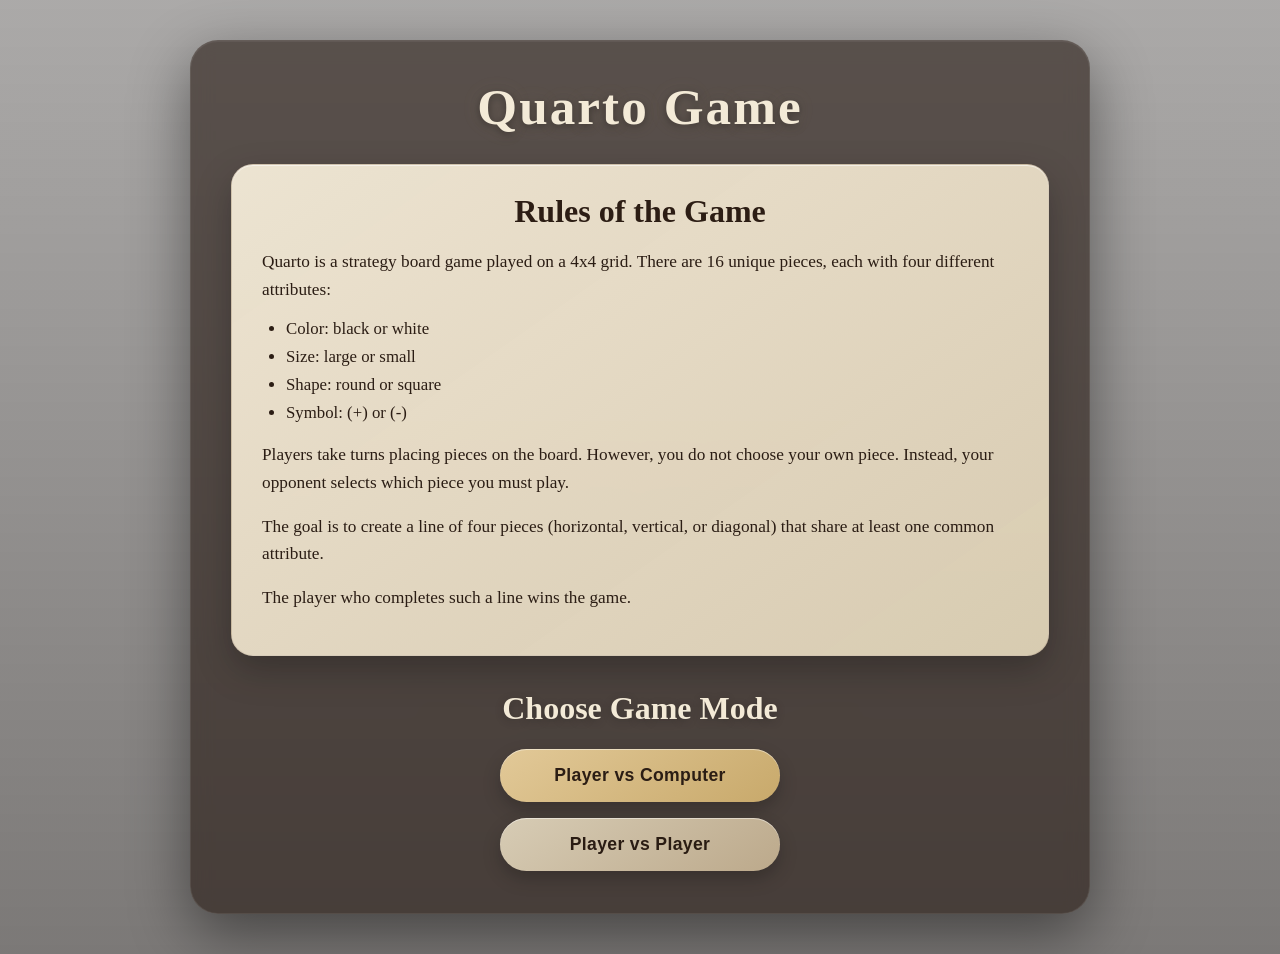
<file: client/index.html>
<html>
    <head>
        <link rel="stylesheet" href="index.css">
        <link rel="apple-touch-icon" sizes="180x180" href="/icon/apple-touch-icon.png">
        <link rel="icon" type="image/png" sizes="32x32" href="/icon/favicon-32x32.png">
        <link rel="icon" type="image/png" sizes="16x16" href="/icon/favicon-16x16.png">
        <link rel="manifest" href="/icon/site.webmanifest">
    </head>
    <body>
        <div class="menu-page">
            <div class="menu-overlay"></div>

            <main class="menu-panel">
                <h1 class="menu-title">Quarto Game</h1>

                <section class="rules-card">
                    <h2>Rules of the Game</h2>
                    <p>
                        Quarto is a strategy board game played on a 4x4 grid. There are 16 unique pieces, each with four different attributes:
                    </p>
                    <ul>
                        <li>Color: black or white</li>
                        <li>Size: large or small</li>
                        <li>Shape: round or square</li>
                        <li>Symbol: (+) or (-)</li>
                    </ul>
                    <p>
                        Players take turns placing pieces on the board. However, you do not choose your own piece. Instead, your opponent selects which piece you must play.
                    </p>
                    <p>
                        The goal is to create a line of four pieces (horizontal, vertical, or diagonal) that share at least one common attribute.
                    </p>
                    <p>
                        The player who completes such a line wins the game.
                    </p>
                </section>

                <section class="menu-actions">
                    <h2>Choose Game Mode</h2>
                    <div class="button-group">
                        <button class="zen-button" id="startPvC-button">Player vs Computer</button>
                        <button class="zen-button zen-button-secondary" id="startPvP-button">Player vs Player</button>
                    </div>
                </section>
            </main>
        </div>
        
        <script src="index.js" type='module'></script>
    </body>
</html>
</file>
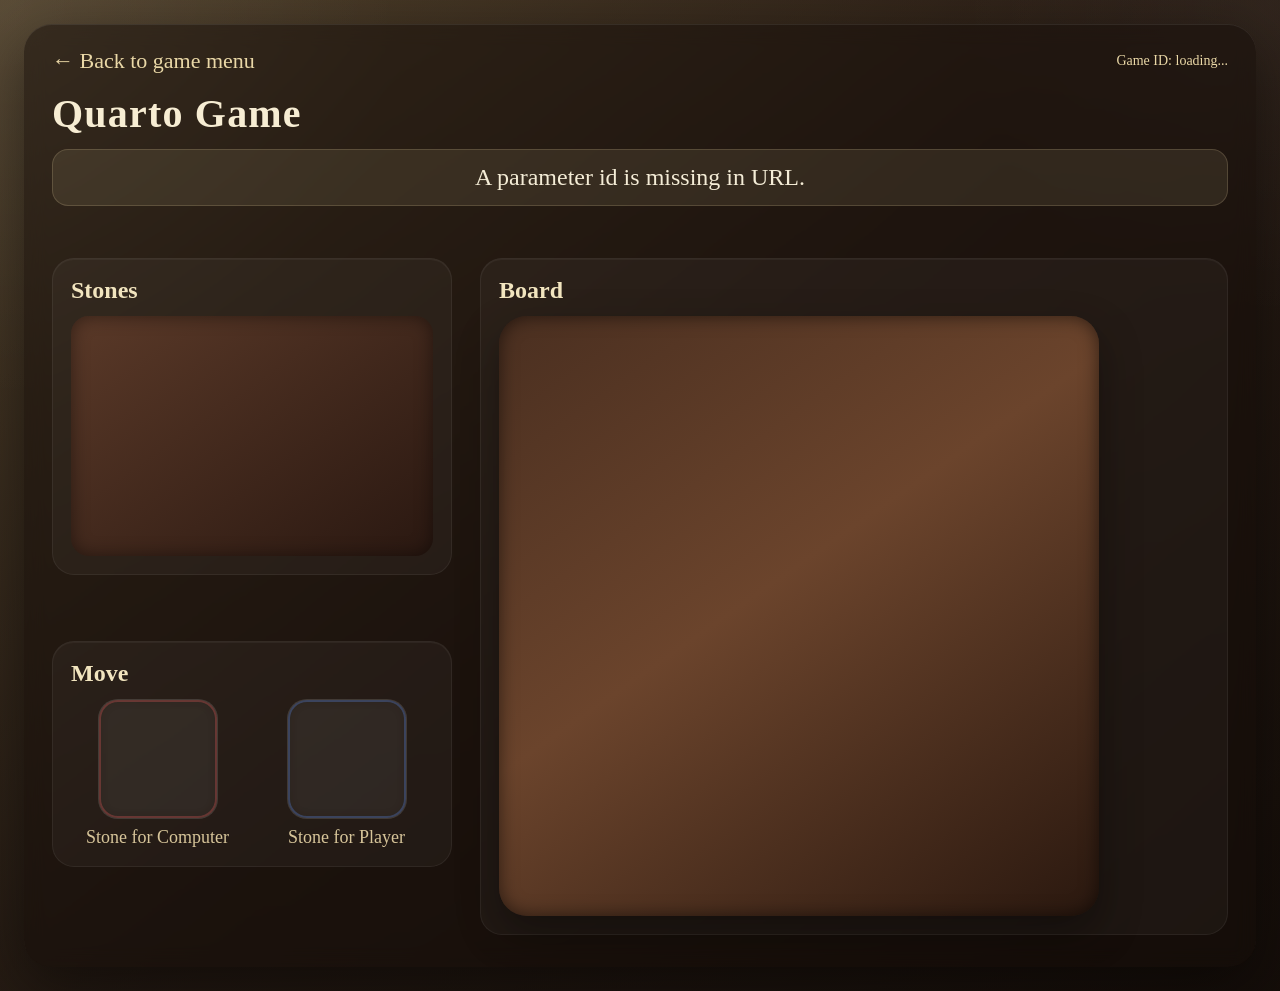
<file: client/game.html>
<!DOCTYPE html>
<html lang="sk">
<head>
    <meta charset="UTF-8">
    <meta name="viewport" content="width=device-width, initial-scale=1.0">
    <link rel="stylesheet" href="games2.css">
    <title>Quarto Game</title>
</head>
<body>
    <div class="page">
        <div class="container">
            <div class="topbar">
                <a class="back-link" href="./index.html">← Back to game menu</a>
                <div id="game-id-label" class="game-id-label">Game ID: loading...</div>
            </div>

            <h1>Quarto Game</h1>
            <div class="status" id="status-box">Loading game data...</div>

            <div class="game-shell">
                <aside class="sidebar">
                    <section class="panel">
                        <h2>Stones</h2>
                        <div id="container-stones" class="stones-container"></div>
                    </section>

                    <section class="panel stone-panel">
                        <h2>Move</h2>
                        <div class="game-container">
                            <div class="slot-block">
                                <div id="stoneforcomputer" class="drop-slot drop-slot-red"></div>
                                <label class="stonefor">Stone for Computer</label>
                            </div>
                            <div class="slot-block">
                                <div id="stoneforplayer" class="drop-slot drop-slot-blue"></div>
                                <label class="stonefor">Stone for Player</label>
                            </div>
                        </div>
                    </section>
                </aside>
                
                <section class="panel">
                    <section class="board-zone">
                        <h2>Board</h2>
                        <div class="grid" id="board"></div>
                    </section>
                </section>
            </div>
        </div>
    </div>

    <script src="game.js" type="module"></script>
</body>
</html>
</file>
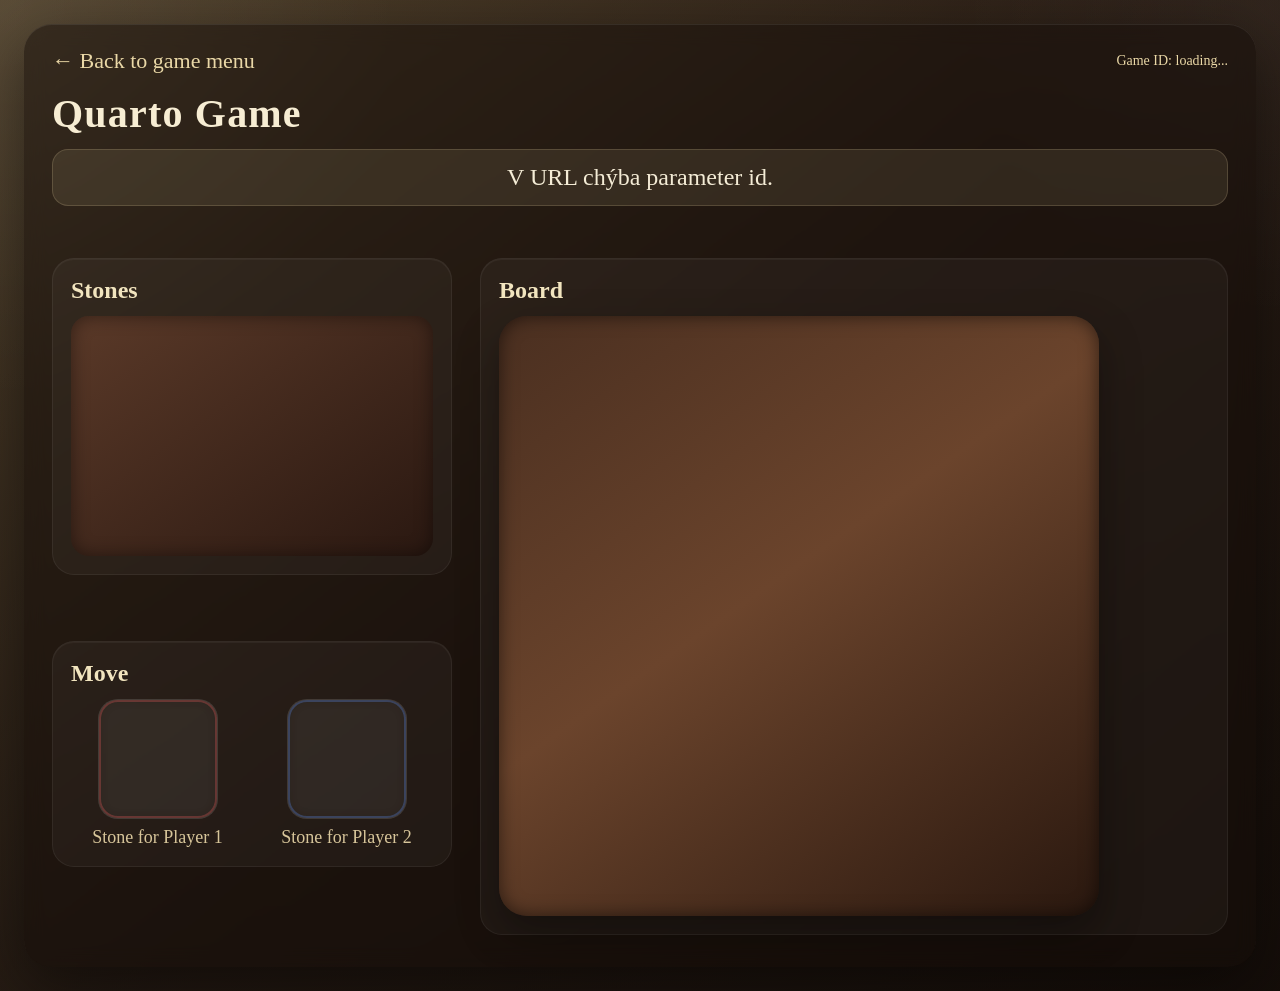
<file: client/gamepvp.html>
<!DOCTYPE html>
<html lang="sk">
<head>
    <meta charset="UTF-8">
    <meta name="viewport" content="width=device-width, initial-scale=1.0">
    <link rel="stylesheet" href="games2.css">
    <title>Quarto Game</title>
</head>
<body>
    <div class="page">
        <div class="container">
            <div class="topbar">
                <a class="back-link" href="./index.html">← Back to game menu</a>
                <div id="game-id-label" class="game-id-label">Game ID: loading...</div>
            </div>

            <h1>Quarto Game</h1>
            <div class="status" id="status-box">Loading game data...</div>

            <div class="game-shell">
                <aside class="sidebar">
                    <section class="panel">
                        <h2>Stones</h2>
                        <div id="container-stones" class="stones-container"></div>
                    </section>

                    <section class="panel stone-panel">
                        <h2>Move</h2>
                        <div class="game-container">
                            <div class="slot-block">
                                <div id="player1dropzone" class="drop-slot drop-slot-red"></div>
                                <label class="stonefor">Stone for Player 1</label>
                            </div>
                            <div class="slot-block">
                                <div id="player2dropzone" class="drop-slot drop-slot-blue"></div>
                                <label class="stonefor">Stone for Player 2</label>
                            </div>
                        </div>
                    </section>
                </aside>
                <section class="panel">
                    <section class="board-zone">
                        <h2>Board</h2>
                        <div class="grid" id="board"></div>
                    </section>
                </section>
            </div>
        </div>
    </div>

    <script src="gamepvp.js" type="module"></script>
</body>
</html>
</file>
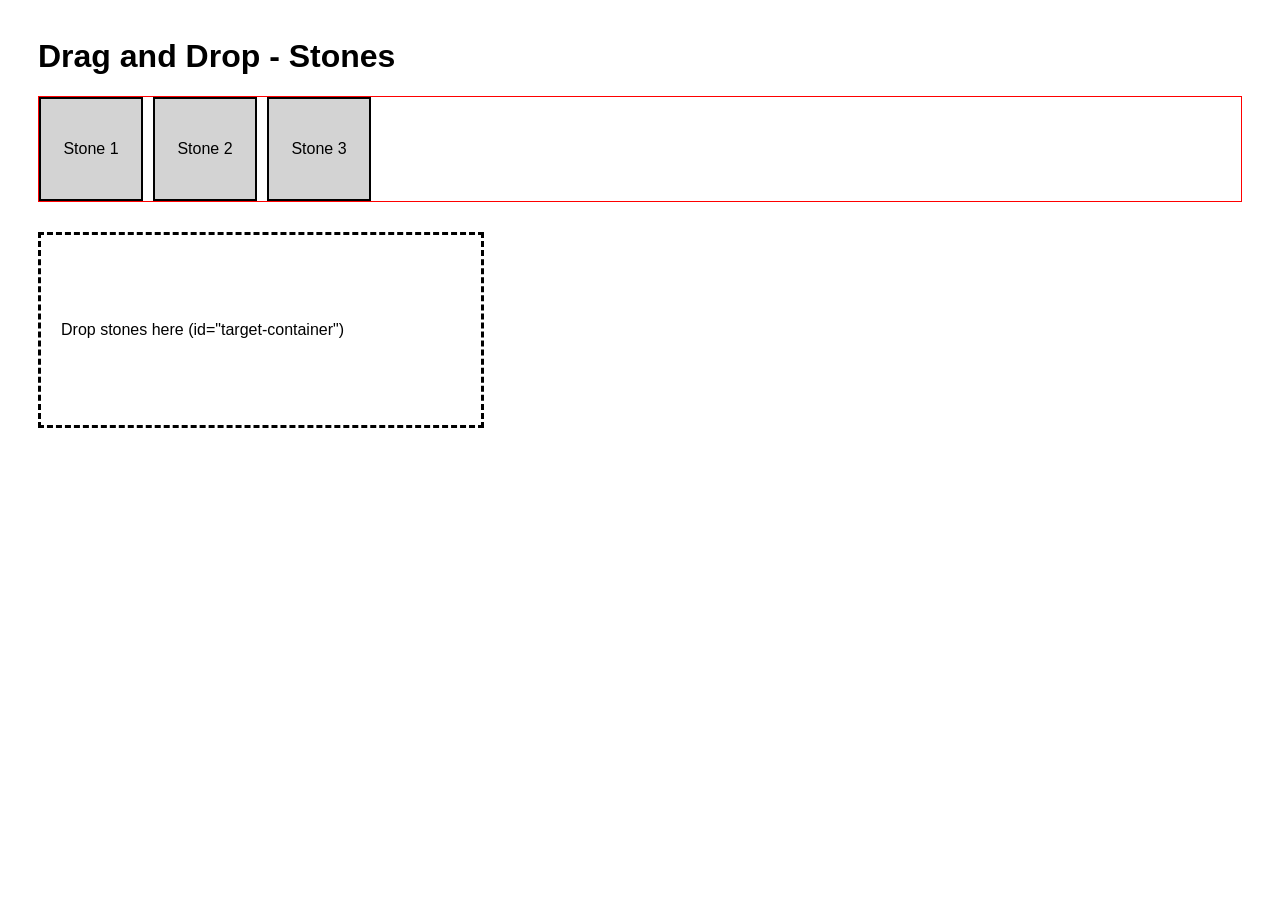
<file: drag&drop_tutorial/d&d.html>
<link rel="stylesheet" href="style.css">
</head>
<body>

  <h1>Drag and Drop - Stones</h1>

  <!-- Pôvodný priestor, kde sú kamene -->
  <div class="stones-area">
    <div class="stone" id="stone1" draggable="true">Stone 1</div>
    <div class="stone" id="stone2" draggable="true">Stone 2</div>
    <div class="stone" id="stone3" draggable="true">Stone 3</div>
  </div>

  <!-- Container, do ktorého budeme kamene presúvať -->
  <div class="container" id="target-container" >
    Drop stones here (id="target-container")
  </div>

  <script src="script.js"></script>
</body>
</html>
</file>
<file: client/index.css>
:root {
    --paper: #f3ead7;
    --paper-dark: #e4d7bb;
    --ink: #2b1d14;
    --wood: #6b4a2f;
    --wood-dark: #3e281c;
    --gold: #c8a96b;
    --gold-soft: #e2c998;
    --mist: rgba(20, 12, 8, 0.45);
}

* {
    box-sizing: border-box;
}

body {
    margin: 0;
    min-height: 100vh;
    font-family: Georgia, "Times New Roman", serif;
    color: var(--paper);
    background-size: cover;
    background-position: center;
    background-repeat: no-repeat;
}

/* celá stránka */
.menu-page {
    position: relative;
    min-height: 100vh;
    display: flex;
    justify-content: center;
    align-items: center;
    padding: 40px 20px;
}

/* tmavý filter nad background image */
.menu-overlay {
    position: absolute;
    inset: 0;
    background:
        linear-gradient(rgba(15, 10, 7, 0.35), rgba(15, 10, 7, 0.55)),
        radial-gradient(circle at center, rgba(255,255,255,0.04), transparent 40%);
    backdrop-filter: blur(2px);
}

/* hlavný panel */
.menu-panel {
    position: relative;
    z-index: 1;
    width: min(900px, 92vw);
    padding: 36px 40px 42px;
    border-radius: 28px;
    background: rgba(35, 22, 15, 0.60);
    border: 1px solid rgba(255,255,255,0.08);
    box-shadow:
        0 20px 60px rgba(0, 0, 0, 0.45),
        inset 0 1px 0 rgba(255,255,255,0.05);
    backdrop-filter: blur(10px);
}

/* nadpis */
.menu-title {
    margin: 0 0 28px;
    text-align: center;
    font-size: clamp(2.4rem, 4vw, 4rem);
    letter-spacing: 0.04em;
    color: var(--paper);
    text-shadow:
        0 2px 8px rgba(0,0,0,0.35),
        0 0 20px rgba(226, 201, 152, 0.12);
}

/* karta s pravidlami */
.rules-card {
    background: linear-gradient(145deg, rgba(243,234,215,0.96), rgba(228,215,187,0.92));
    color: var(--ink);
    border-radius: 22px;
    padding: 28px 30px;
    box-shadow:
        0 14px 35px rgba(0,0,0,0.25),
        inset 0 1px 0 rgba(255,255,255,0.55);
    border: 1px solid rgba(80, 55, 35, 0.12);
}

.rules-card h2 {
    margin: 0 0 18px;
    text-align: center;
    font-size: 2rem;
    color: #2c1d14;
}

.rules-card p {
    margin: 0 0 16px;
    font-size: 1.08rem;
    line-height: 1.6;
}

.rules-card ul {
    margin: 10px 0 18px 24px;
    padding: 0;
}

.rules-card li {
    margin-bottom: 8px;
    font-size: 1.05rem;
}

/* sekcia tlačidiel */
.menu-actions {
    margin-top: 34px;
    text-align: center;
}

.menu-actions h2 {
    margin: 0 0 22px;
    font-size: 2rem;
    color: var(--paper);
    text-shadow: 0 2px 8px rgba(0,0,0,0.25);
}

.button-group {
    display: flex;
    flex-direction: column;
    align-items: center;
    gap: 16px;
}

/* zen button */
.zen-button {
    min-width: 280px;
    padding: 16px 28px;
    border: none;
    border-radius: 999px;
    cursor: pointer;

    font-size: 1.1rem;
    font-weight: 600;
    letter-spacing: 0.02em;

    color: #2b1d14;
    background:
        linear-gradient(145deg, var(--gold-soft), var(--gold));
    box-shadow:
        0 8px 18px rgba(0,0,0,0.22),
        inset 0 1px 0 rgba(255,255,255,0.45);

    transition: transform 0.18s ease, box-shadow 0.18s ease, filter 0.18s ease;
}

.zen-button:hover {
    transform: translateY(-2px);
    filter: brightness(1.03);
    box-shadow:
        0 12px 24px rgba(0,0,0,0.26),
        inset 0 1px 0 rgba(255,255,255,0.55);
}

.zen-button:active {
    transform: translateY(0);
    box-shadow:
        0 4px 10px rgba(0,0,0,0.2),
        inset 0 2px 5px rgba(0,0,0,0.18);
}

.zen-button-secondary {
    background:
        linear-gradient(145deg, #d7ccb5, #bca98b);
    color: #2a1c13;
}

.zen-button-loading {
    pointer-events: none; /* zablokuje ďalšie kliky */
    cursor: wait;

    color: #3a2a1d;

    background:
        linear-gradient(145deg, #e7d49a, #d8b85f);

    box-shadow:
        0 6px 14px rgba(0,0,0,0.18),
        inset 0 1px 0 rgba(255,255,255,0.35);

    filter: brightness(0.98);
    transform: scale(0.98);

    position: relative;
}

/* jemná pulzácia počas loadingu */
.zen-button-loading {
    animation: zenLoadingPulse 1.2s ease-in-out infinite;
}

@keyframes zenLoadingPulse {
    0% {
        transform: scale(0.98);
        filter: brightness(0.96);
    }
    50% {
        transform: scale(1);
        filter: brightness(1.03);
    }
    100% {
        transform: scale(0.98);
        filter: brightness(0.96);
    }
}




/* mobile */
@media (max-width: 768px) {
    .menu-panel {
        padding: 26px 20px 30px;
    }

    .rules-card {
        padding: 22px 18px;
    }

    .rules-card p,
    .rules-card li {
        font-size: 1rem;
    }

    .zen-button {
        min-width: 100%;
    }
}
</file>
<file: client/games2.css>
:root {
    --bg-dark: #1f140d;
    --bg-mid: #3a261b;
    --wood-dark: #4a2f20;
    --wood-mid: #6b442c;
    --wood-light: #d1b56d;
    --sand-light: #e6d7a4;
    --sand-mid: #cfb977;
    --ink: #22150d;
    --paper: #f4ecd6;
    --muted: #d7c59a;
}

* {
    box-sizing: border-box;
}

body {
    margin: 0;
    font-family: Georgia, serif;
    color: var(--paper);
    background:
        radial-gradient(circle at top left, rgba(255,255,255,0.06), transparent 25%),
        radial-gradient(circle at top right, rgba(255,255,255,0.04), transparent 20%),
        linear-gradient(rgba(12, 8, 6, 0.35), rgba(12, 8, 6, 0.55)),
        linear-gradient(135deg, #75603f, #3b2a1e 50%, #1f140d);
    min-height: 100vh;
}

.page {
    width: 100%;
    padding: 24px;
}

.container {
    width: min(1400px, 100%);
    margin: 0 auto;
    padding: 24px 28px 32px;
    border-radius: 28px;
    background: rgba(20, 12, 8, 0.50);
    backdrop-filter: blur(10px);
    box-shadow:
        0 20px 60px rgba(0, 0, 0, 0.45),
        inset 0 1px 0 rgba(255,255,255,0.08);
}

.topbar {
    display: flex;
    justify-content: space-between;
    align-items: center;
    gap: 16px;
    margin-bottom: 16px;
}

.back-link {
    color: #ead8a7;
    text-decoration: none;
    font-size: 22px;
}

.back-link:hover {
    text-decoration: underline;
}

.game-id-label {
    color: #ead8a7;
    font-size: 14px;
}

h1 {
    margin: 0 0 12px;
    font-size: 40px;
    color: #f7edd3;
    letter-spacing: 0.03em;
}

h2 {
    margin: 0 0 12px;
    color: #f2e5bf;
    font-size: 24px;
}

.status {
    margin-bottom: 22px;
    text-align: center;
    font-size: 24px;
    padding: 14px 18px;
    border-radius: 16px;
    background: rgba(234, 216, 167, 0.10);
    border: 1px solid rgba(234, 216, 167, 0.18);
    color: #f4ecd6;
}

.game-shell {
    display: grid;
    grid-template-columns: 400px minmax(700px, 1fr);
    gap: 28px;
    align-items: start;
}

.sidebar {
    display: flex;
    flex-direction: column;
    gap: 20px;
}

.panel {
    margin-top: 30px;
    padding: 18px;
    border-radius: 22px;
    background: rgba(255,255,255,0.04);
    border: 1px solid rgba(255,255,255,0.06);
    box-shadow: inset 0 1px 0 rgba(255,255,255,0.04);
    display: inline-block;
}

.stone-panel{
    margin-top: 46px;
}

.stones-container {
    display: grid;
    grid-template-columns: repeat(4, 1fr);
    gap: 12px;
    align-items: center;
    justify-items: center;
    min-height: 240px;
    padding: 8px;
    border-radius: 18px;
    background: linear-gradient(145deg, #5a3928, #2a1811);
    box-shadow: inset 0 0 18px rgba(0,0,0,0.45);
}

.game-container {
    display: grid;
    grid-template-columns: 1fr 1fr;
    gap: 16px;
}

.slot-block {
    display: flex;
    flex-direction: column;
    align-items: center;
}

.slot-block label {
    margin-top: 8px;
    font-size: 13px;
    color: var(--muted);
    text-align: center;
}

.drop-slot {
    width: 120px;
    height: 120px;
    border-radius: 20px;
    display: flex;
    align-items: center;
    justify-content: center;
    background: rgba(255,255,255,0.06);
    border: 1px solid rgba(255,255,255,0.08);
    box-shadow: inset 0 0 10px rgba(0,0,0,0.20);
}

.drop-slot-red {
    box-shadow:
        inset 0 0 0 2px rgba(255, 100, 100, 0.28),
        inset 0 0 10px rgba(0,0,0,0.20);
}

.drop-slot-blue {
    box-shadow:
        inset 0 0 0 2px rgba(100, 150, 255, 0.28),
        inset 0 0 10px rgba(0,0,0,0.20);
}


.slot-block label{
    font-size: 18px;
}



.board-zone {
    min-width: 0;
}

.grid {
    display: grid;
    width: min(80vw, 600px);
    aspect-ratio: 1 / 1;
    grid-template-columns: repeat(4, 1fr);
    gap: 14px;
    padding: 20px;
    border-radius: 28px;
    background: linear-gradient(145deg, var(--wood-dark), var(--wood-mid) 45%, #2a180f);
    box-shadow:
        0 18px 40px rgba(0,0,0,0.35),
        inset 0 0 18px rgba(0,0,0,0.55);
}

/* LEN BOARD CELLS */
#board .cell {
    aspect-ratio: 1 / 1;
    min-height: 130px;
    border-radius: 100%;
    display: flex;
    align-items: center;
    justify-content: center;
    background:
        radial-gradient(circle at 50% 45%, rgba(255,255,255,0.12), transparent 35%),
        linear-gradient(145deg, var(--sand-light), var(--sand-mid));
    box-shadow:
        inset 0 2px 6px rgba(0,0,0,0.22),
        0 6px 12px rgba(0,0,0,0.22);
    transition: transform 0.18s ease, filter 0.18s ease;
}

#board .cell:hover,
.dragover {
    transform: translateY(-2px);
    filter: brightness(1.05);
}

/* STONES */
.stone {
    position: relative;
    display: grid;
    place-items: center;
    cursor: grab;
    user-select: none;
    box-shadow: 0 6px 12px rgba(0,0,0,0.35);
}

.large {
    width: 65px;
    height: 65px;
}

.small {
    width: 42px;
    height: 42px;
}

.round {
    border-radius: 50%;
}

.square {
    border-radius: 12px;
}

.black {
    background: radial-gradient(circle at 30% 30%, #5f5f5f, #111111);
}

.white {
    background: radial-gradient(circle at 30% 30%, #ffffff, #d8d8d8);
}

.plus::after,
.minus::after {
    content: "";
    position: absolute;
    opacity: 0.55;
    filter: drop-shadow(0 1px 1px rgba(0,0,0,0.25));
}

.plus::after {
    width: 52%;
    height: 52%;
    background:
        linear-gradient(var(--ink), var(--ink)) center / 18% 100% no-repeat,
        linear-gradient(var(--ink), var(--ink)) center / 100% 18% no-repeat;
}

.minus::after {
    width: 52%;
    height: 18%;
    background: var(--ink);
    border-radius: 999px;
}



@media (max-width: 1100px) {
    .game-shell {
        grid-template-columns: 1fr;
    }

    .stones-container {
        grid-template-columns: repeat(8, 1fr);
    }

    #board .cell {
        min-height: 100px;
    }
}
</file>
<file: drag&drop_tutorial/style.css>
body {
  font-family: Arial, sans-serif;
  padding: 30px;
}

.stones-area {
  display: flex;
  gap: 10px;
  margin-bottom: 30px;
  border: 1px solid red
}

.stone {
  width: 100px;
  height: 100px;
  background-color: lightgray;
  border: 2px solid black;
  display: flex;
  align-items: center;
  justify-content: center;
  cursor: grab;
}

.container {
  width: 400px;
  min-height: 150px;
  border: 3px dashed black;
  padding: 20px;
  display: flex;
  gap: 10px;
  align-items: center;
}

/* .container.dragover {
  background-color: #f0f0f0;
} */
</file>
